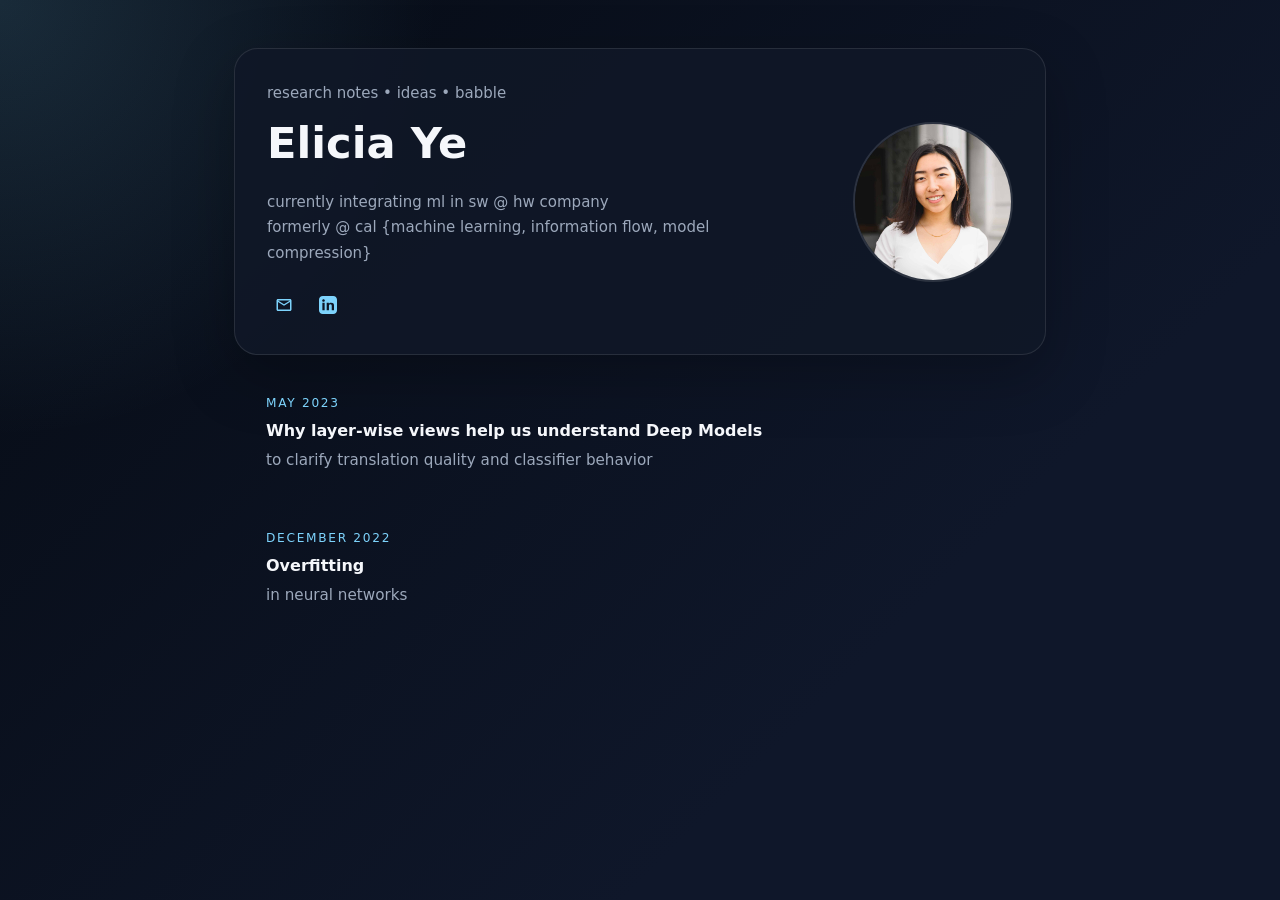
<file: index.html>
<!DOCTYPE HTML>
<html lang="en"><head><meta http-equiv="Content-Type" content="text/html; charset=UTF-8">
  <title>Elicia Ye</title>

  <meta name="author" content="Elicia Ye">
  <meta name="viewport" content="width=device-width, initial-scale=1">

  <link rel="stylesheet" type="text/css" href="stylesheet.css">
  <!-- <link rel="icon" type="image/png" href="images/seal_icon.png"> -->
</head>

<body>
  <main class="page">
    <section class="hero">
      <div class="hero__content">
        <p class="">research notes • ideas • babble</p>
        <h1>Elicia Ye</h1>
        <p>
          currently integrating ml in sw @ hw company<br>
          formerly @ cal {machine learning, information flow, model compression}
        </p>
        <div class="links" aria-label="Contact links">
          <a href="mailto:eliciaye@gmail.com" aria-label="Email">
            <svg viewBox="0 0 24 24" aria-hidden="true">
              <path d="M20 4H4C2.9 4 2 4.9 2 6v12c0 1.1.9 2 2 2h16c1.1 0 2-.9 2-2V6c0-1.1-.9-2-2-2Zm0 2-8 5-8-5h16Zm-16 12V8l8 5 8-5v10H4Z"/>
            </svg>
          </a>
          <a href="https://www.linkedin.com/in/eliciaye/" aria-label="LinkedIn">
            <svg viewBox="0 0 24 24" aria-hidden="true">
              <path d="M19 0H5C2.238 0 0 2.238 0 5v14c0 2.762 2.238 5 5 5h14c2.762 0 5-2.238 5-5V5c0-2.762-2.238-5-5-5zM7.5 19H4.5V9h3v10zm-1.5-11.25c-.966 0-1.75-.784-1.75-1.75S5.034 4.25 6 4.25s1.75.784 1.75 1.75S6.966 7.75 6 7.75zM20 19h-3V13.5c0-1.378-.265-2.5-1.75-2.5-1.75 0-2 1.375-2 2.438V19h-3V9h2.875v1.375h.041c.4-.75 1.375-1.375 2.833-1.375C19.5 8.999 20 10.688 20 12.75V19z"/>
            </svg>
          </a>
        </div>
      </div>
      <img src="images/pfp.jpg" alt="Elicia Ye" class="profile-photo">
    </section>

    <section class="posts">
      <a class="post-card-link" href="post-layerwise-views.html">
        <article class="post-card">
          <div class="post-meta">May 2023</div>
          <h3>Why layer-wise views help us understand Deep Models</h3>
          <p>to clarify translation quality and classifier behavior</p>
        </article>
      </a>
    </section>

    <section class="posts">
      <a class="post-card-link" href="post-overfitting.html">
        <article class="post-card">
          <div class="post-meta">December 2022</div>
          <h3>Overfitting</h3>
          <p>in neural networks</p>
        </article>
      </a>
    </section>
  </main>
</body>

</html>
</file>
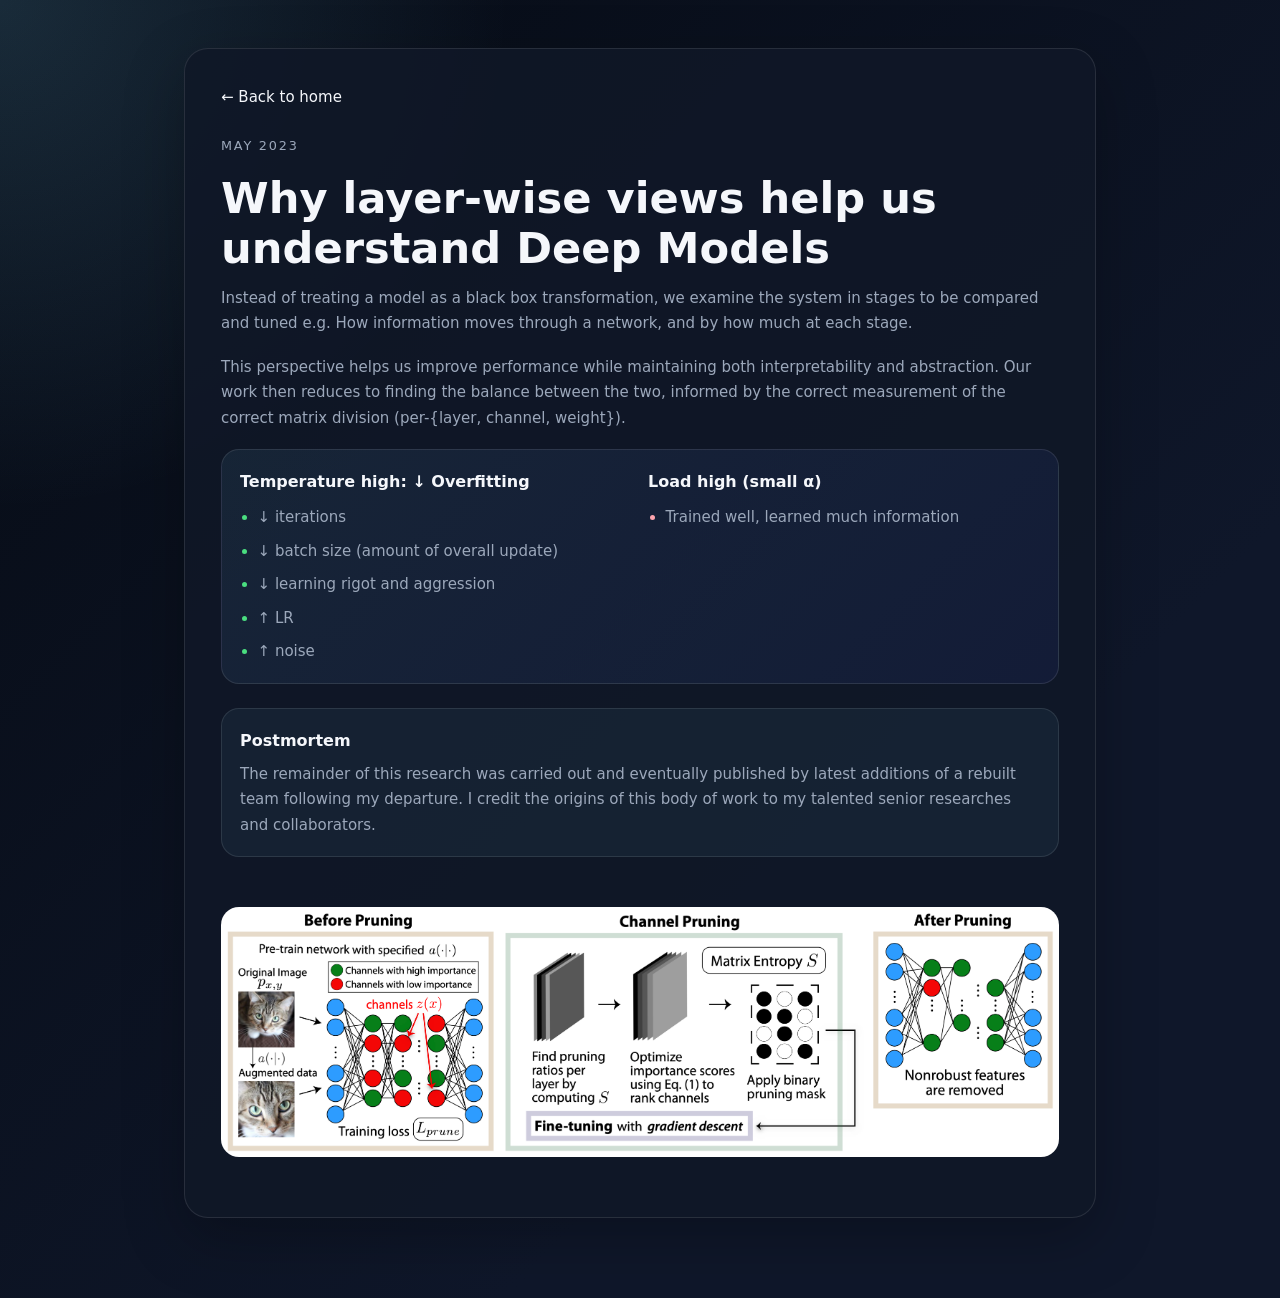
<file: post-layerwise-views.html>
<!DOCTYPE HTML>
<html lang="en">
<head>
  <meta charset="UTF-8">
  <meta name="viewport" content="width=device-width, initial-scale=1">
  <title>Why layer-wise views help us understand Deep Models</title>
  <link rel="stylesheet" type="text/css" href="stylesheet.css">
</head>
<body>
  <main class="page article-page">
    <article class="article-shell">
      <a class="article-back" href="index.html">← Back to home</a>
      <p class="article-meta">May 2023</p>
      <h1>Why layer-wise views help us understand Deep Models</h1>
      <p>
        Instead of treating a model as a black box transformation, we examine the system in stages
        to be compared and tuned e.g. How information moves through a network, and by how much at each stage.
      </p>
      <p>
        This perspective helps us improve performance while maintaining both interpretability and abstraction.
        Our work then reduces to finding the balance between the two, informed by the correct measurement of the correct matrix division (per-{layer, channel, weight}).
      </p>

      <section class="pros-cons" aria-label="Pros and cons">
        <div class="pros-cons__card">
          <div class="pros-cons__column">
            <h2>Temperature high: &darr; Overfitting</h2>
            <ul class="pros-cons__list pros">
              <li>&darr; iterations</li>
              <li>&darr; batch size (amount of overall update)</li>
              <li>&darr; learning rigot and aggression</li>
              <li>&uarr; LR</li>
              <li>&uarr; noise</li>
            </ul>
          </div>
          <div class="pros-cons__column">
            <h2>Load high (small &alpha;)</h2>
            <ul class="pros-cons__list cons">
              <li>Trained well, learned much information</li>
            </ul>
          </div>
        </div>
      </section>

      <section class="postmortem" aria-label="Postmortem">
        <h2>Postmortem</h2>
        <p>
          The remainder of this research was carried out and eventually published by latest additions of a rebuilt team following my departure. I credit the origins of this body of work to my talented senior researches and collaborators.
        </p>
      </section>

      <br>
      
      <img src="images/augprune.png" alt="AugPrune visualization" class="article-image">
    </article>
  </main>
</body>
</html>
</file>
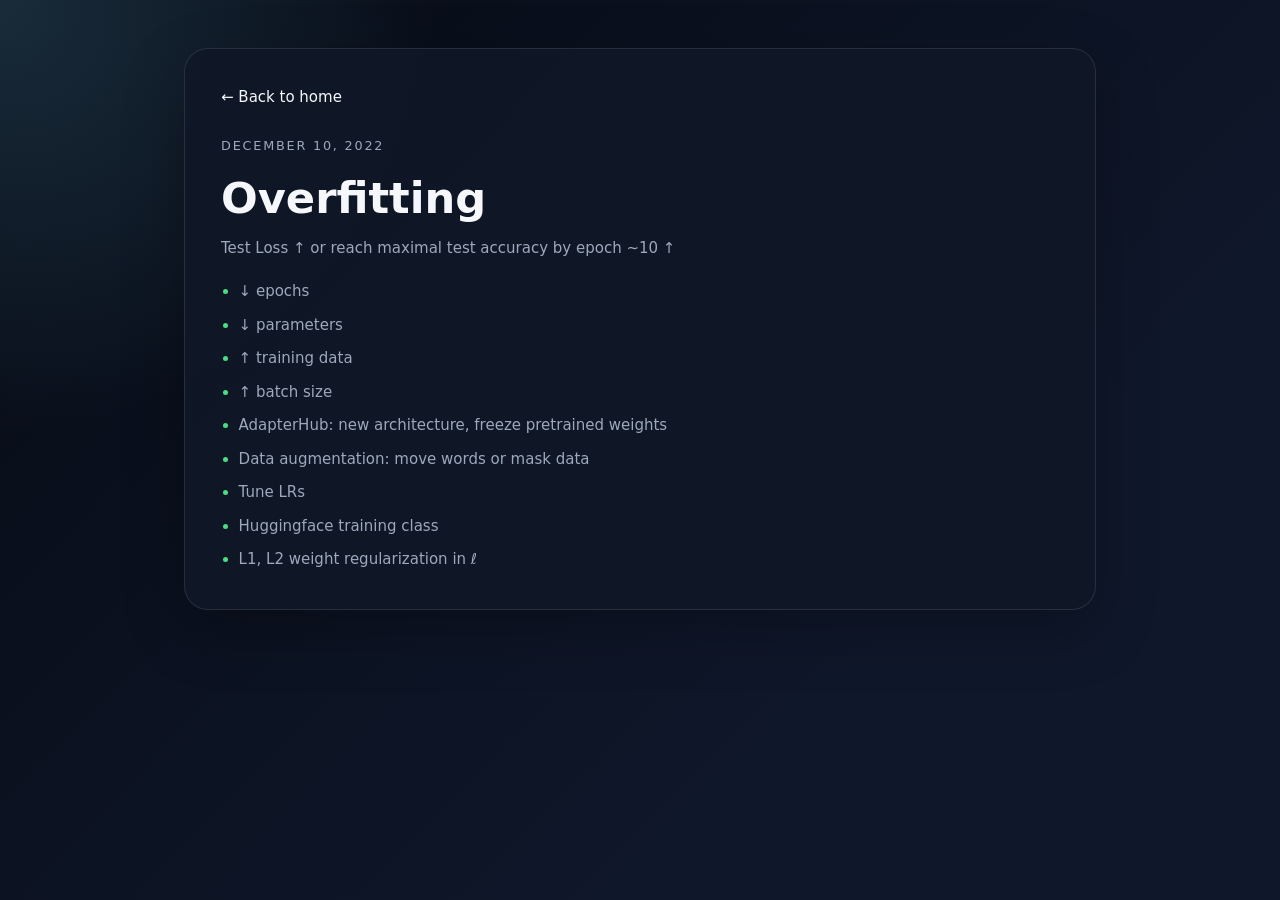
<file: post-overfitting.html>
<!DOCTYPE HTML>
<html lang="en">
<head>
  <meta charset="UTF-8">
  <meta name="viewport" content="width=device-width, initial-scale=1">
  <title>Overfitting</title>
  <link rel="stylesheet" type="text/css" href="stylesheet.css">
</head>
<body>
  <main class="page article-page">
    <article class="article-shell">
      <a class="article-back" href="index.html">← Back to home</a>
      <p class="article-meta">December 10, 2022</p>
      <h1>Overfitting</h1>

      <p>Test Loss &uarr; or reach maximal test accuracy by epoch ~10 &uarr;</p>
      <ul class="pros-cons__list pros">
        <li>&darr; epochs</li>
        <li>&darr; parameters</li>
        <li>&uarr; training data</li>
        <li>&uarr; batch size</li>
        <li>AdapterHub: new architecture, freeze pretrained weights</li>
        <li>Data augmentation: move words or mask data</li>
        <li>Tune LRs</li>
        <li>Huggingface training class</li>
        <li>L1, L2 weight regularization in &ell;</li>
      </ul>
          </article>
  </main>
</body>
</html>
</file>
<file: stylesheet.css>
:root {
  color-scheme: dark;
  --bg: #060b14;
  --surface: #101827;
  --surface-strong: #172235;
  --text: #f5f7fb;
  --muted: #9ca8bb;
  --accent: #7dd3fc;
  --accent-strong: #4d55ff;
  --link-hover: #d8c6ff;
  --border: rgba(255, 255, 255, 0.1);
}

* {
  box-sizing: border-box;
}

body {
  margin: 0;
  min-height: 100vh;
  font-family: system-ui, -apple-system, BlinkMacSystemFont, "Segoe UI", Roboto, sans-serif;
  /* font-family: 'Lato', Verdana, Helvetica, sans-serif; */
  font-size: 15px;
  line-height: 1.7;
  color: var(--text);
  background:
    radial-gradient(circle at top left, rgba(125, 211, 252, 0.16), transparent 28%),
    linear-gradient(135deg, var(--bg), #0f172a 70%);
}

img {
  max-width: 100%;
  display: block;
}

a,
a:link,
a:visited,
a:active {
  color: inherit;
  text-decoration: none;
}

a:hover,
a:focus {
  color: var(--link-hover);
}

.post-card-link,
.article-back,
.links a {
  text-decoration: none;
  color: inherit;
}

.post-card-link * {
  color: inherit;
  text-decoration: none;
}

.page {
  max-width: 860px;
  margin: 0 auto;
  padding: 48px 24px 80px;
}

.hero {
  display: grid;
  grid-template-columns: 1.8fr 0.8fr;
  gap: 24px;
  align-items: center;
  padding: 32px;
  border: 1px solid var(--border);
  border-radius: 24px;
  background: rgba(16, 24, 39, 0.9);
  box-shadow: 0 20px 60px rgba(0, 0, 0, 0.25);
}

.eyebrow {
  margin: 0 0 8px;
  font-size: 0.78rem;
  letter-spacing: 0.24em;
  text-transform: uppercase;
  color: var(--accent);
}

h1 {
  margin: 0 0 10px;
  font-size: clamp(2rem, 4vw, 2.7rem);
}

.hero p {
  margin: 0;
  color: var(--muted);
}

.links {
  display: flex;
  flex-wrap: wrap;
  gap: 10px;
  margin-top: 22px;
}

.links a {
  display: inline-flex;
  align-items: center;
  justify-content: center;
  padding: 8px;
  color: var(--accent);
  text-decoration: none;
  transition: color 0.2s ease;
}

.links a:hover,
.links a:focus {
  color: var(--link-hover);
}

.links svg {
  width: 18px;
  height: 18px;
  fill: currentColor;
}

.profile-photo {
  width: 160px;
  height: 160px;
  object-fit: cover;
  border-radius: 50%;
  border: 2px solid rgba(255, 255, 255, 0.12);
  margin-left: auto;
}

.posts {
  margin: 20px auto 0;
  max-width: 860px;
  padding-inline: 32px;
}

.posts__header {
  margin-bottom: 12px;
}

.posts__header h2 {
  margin: 0 0 4px;
  font-size: 1.25rem;
}

.posts__header p {
  margin: 0;
  color: var(--muted);
}

.post-card-link {
  display: block;
  color: inherit;
  text-decoration: none;
}

.post-card-link:hover,
.post-card-link:focus {
  text-decoration: none;
}

.post-card {
  padding: 18px 0 16px;
  border-bottom: 1px solid var(--border);
}

.post-card-link:hover .post-card,
.post-card-link:focus .post-card {
  border-color: rgba(125, 211, 252, 0.35);
}

.post-card:last-child {
  border-bottom: none;
}

.post-meta {
  margin-bottom: 3px;
  font-size: 0.76rem;
  letter-spacing: 0.14em;
  text-transform: uppercase;
  color: var(--accent);
}

.post-card h3 {
  margin: 0 0 4px;
  font-size: 1rem;
  font-weight: 600;
}

.post-card p {
  margin: 0;
  color: var(--muted);
  font-size: 0.95rem;
}

.article-page {
  max-width: 960px;
  margin: 0 auto;
  padding: 48px 24px 80px;
}

.article-shell {
  padding: 36px;
  border: 1px solid var(--border);
  border-radius: 24px;
  background: rgba(16, 24, 39, 0.9);
  box-shadow: 0 20px 60px rgba(0, 0, 0, 0.25);
}

.article-back {
  display: inline-block;
  margin-bottom: 24px;
  color: var(--accent);
  text-decoration: none;
}

.article-back:hover,
.article-back:focus {
  color: var(--link-hover);
}

.article-meta {
  margin: 0 0 20px;
  font-size: 0.8rem;
  letter-spacing: 0.14em;
  text-transform: uppercase;
  color: var(--accent);
}

.article-shell h1 {
  margin: 0 0 12px;
  line-height: 1.15;
}

.article-image {
  width: 100%;
  max-height: 340px;
  object-fit: cover;
  border-radius: 18px;
  margin: 0 0 24px;
}

.article-shell p {
  margin: 0 0 18px;
  color: var(--muted);
}

.article-shell p:last-child {
  margin-bottom: 0;
}

.postmortem {
  margin: 0 0 24px;
  padding: 18px;
  border: 1px solid var(--border);
  border-radius: 18px;
  background: rgba(125, 211, 252, 0.06);
}

.postmortem h2 {
  margin: 0 0 8px;
  font-size: 1rem;
  color: var(--text);
}

.postmortem p {
  margin: 0;
  color: var(--muted);
}

.pros-cons {
  margin: 8px 0 24px;
}

.pros-cons__card {
  display: grid;
  grid-template-columns: repeat(2, minmax(0, 1fr));
  gap: 16px;
  padding: 18px;
  border: 1px solid var(--border);
  border-radius: 18px;
  background: linear-gradient(135deg, rgba(125, 211, 252, 0.08), rgba(77, 85, 255, 0.08));
}

.pros-cons__column h2 {
  margin: 0 0 10px;
  font-size: 1rem;
  color: var(--text);
}

.pros-cons__list {
  margin: 0;
  padding-left: 1.1rem;
  color: var(--muted);
}

.pros-cons__list li {
  margin-bottom: 8px;
}

.pros-cons__list li:last-child {
  margin-bottom: 0;
}

.pros-cons__list.pros li::marker {
  color: #4ade80;
}

.pros-cons__list.cons li::marker {
  color: #fda4af;
}

@media (max-width: 700px) {
  .pros-cons__card {
    grid-template-columns: 1fr;
  }

  .hero {
    grid-template-columns: 1fr;
  }

  .profile-photo {
    margin-left: 0;
    width: 120px;
    height: 120px;
  }
}
</file>
